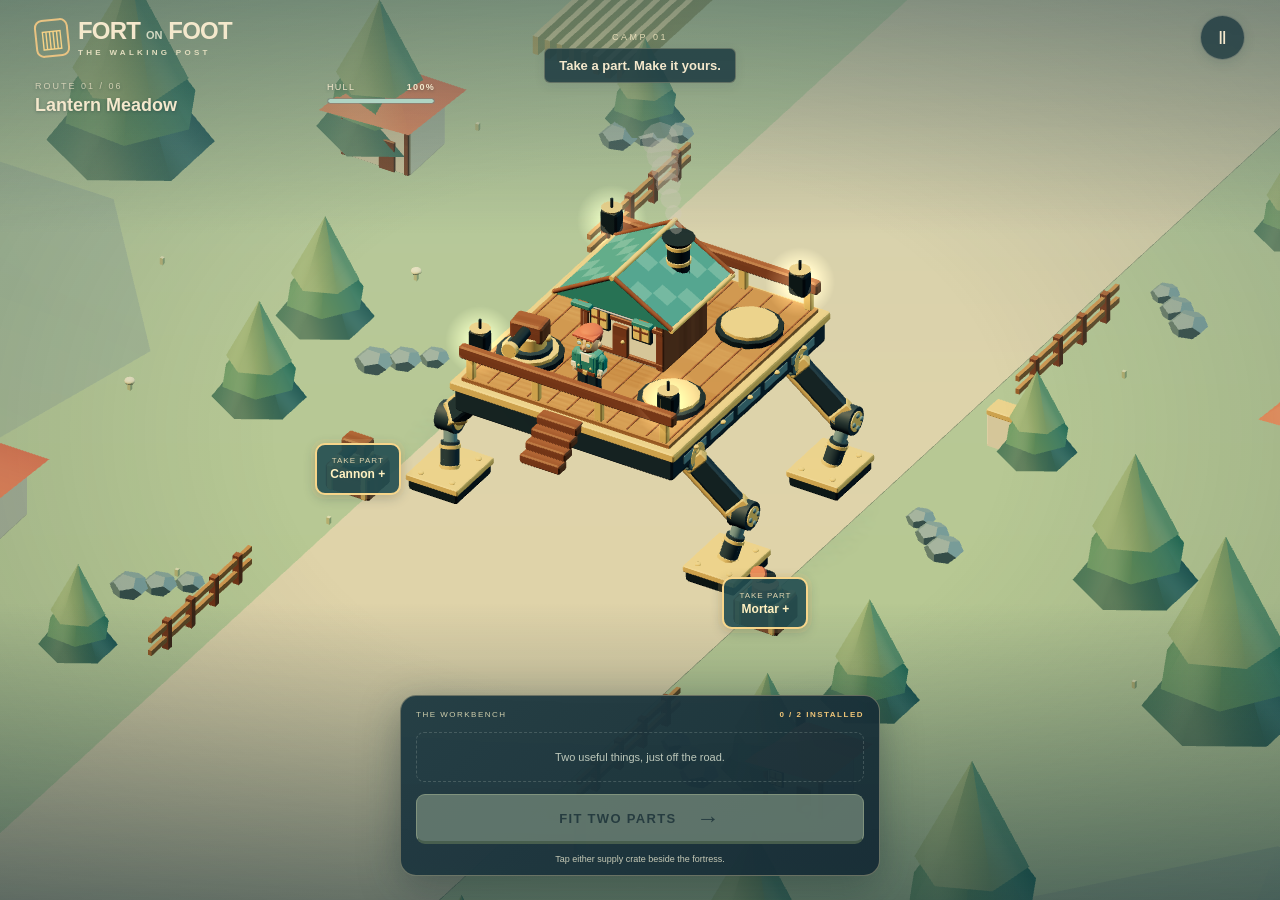
<file: index-source.html>
<!doctype html>
<html lang="en"><head><meta charset="utf-8"><meta name="viewport" content="width=device-width,initial-scale=1,viewport-fit=cover"><meta name="theme-color" content="#203b42"><title>FORT ON FOOT — A walking fortress adventure</title><meta name="description" content="Build it. Walk it. Defend it. A pocket-sized 3D fortress adventure."><meta property="og:title" content="FORT ON FOOT"><meta property="og:image" content="cover.png"><link rel="icon" href="icon.svg"><link rel="stylesheet" href="style.css"></head>
<body><main id="game" aria-label="Fort on Foot game"><canvas id="world" aria-label="3D walking fortress. During a march, tap a raider to focus all cannons." tabindex="0"></canvas><div class="vignette"></div>
<header><div class="brand"><span class="brand-icon">▥</span><div>FORT <small>ON</small> FOOT<span class="edition">THE WALKING POST</span></div></div><button id="pause" class="round" aria-label="Pause and settings">Ⅱ</button></header>
<div class="hud"><div class="route"><span id="routeNumber">ROUTE 01 / 06</span><strong id="routeName">Lantern Meadow</strong></div><div class="integrity"><span>HULL <b id="hp">100%</b></span><div class="track"><i id="hpbar"></i></div></div><div id="journey" class="journey" hidden><span id="destination">BRIARWICK</span><div class="track"><i id="distancebar"></i></div><b id="distance">0%</b></div></div>
<div id="context" class="context"><span id="contextTag">CAMP 01</span><b id="hint">Take a part. Make it yours.</b></div>
<div id="anchors" aria-label="Fortress deck sockets"><button class="pad" data-slot="0" aria-label="Install at front left socket">＋</button><button class="pad" data-slot="1" aria-label="Install at front right socket">＋</button><button class="pad" data-slot="2" aria-label="Install at rear left socket">＋</button><button class="pad" data-slot="3" aria-label="Install at rear right socket">＋</button><button class="loot" data-crate="0"></button><button class="loot" data-crate="1"></button></div>
<div id="toast" role="status" aria-live="polite"></div>
<section id="buildControls" class="dock"><div class="dock-top"><span>THE WORKBENCH</span><b id="partsCount">0 / 2 INSTALLED</b></div><div id="cargo" class="cargo"></div><button id="march" class="primary" disabled><span>PACK YOUR GEAR</span><b>→</b></button><small id="buildHelp">Tap either supply crate beside the fortress.</small></section>
<section id="battleControls" class="battle-dock" hidden><div class="battle-tip"><b>Tap a raider</b><span>All guns focus your target</span></div><button id="stomp" class="stomp" aria-label="Stomp nearby raiders"><span class="stomp-icon">↧</span><strong>STOMP</strong><small id="stompLabel">READY</small></button></section>
<div id="overlay" class="overlay" hidden><section id="pausePanel" class="panel" hidden><span class="eyebrow">TAKE A BREATHER</span><h1>Parked.</h1><p>Your fortress is safe right here.</p><button id="resume" class="primary">BACK TO THE ROAD <b>→</b></button><div class="settings"><button id="sound" class="option">Sound <b>ON</b></button><button id="quality" class="option">Graphics <b>FULL</b></button><button id="blue" class="option">Cobalt roof <b>6 ★</b></button><button id="flag" class="option">Crew banner <b>12 ★</b></button></div><div id="social" class="social" hidden></div><button id="showRoutes" class="text-button">Route map <span>↗</span></button></section>
<section id="resultPanel" class="panel result" hidden><span id="resultTag" class="eyebrow">ARRIVED AT BRIARWICK</span><div id="resultSeal" class="seal">✓</div><h1 id="resultTitle">Home in one piece.</h1><div id="resultStars" class="stars">★ ★ ★</div><div class="receipt"><div><strong id="resultKills">0</strong><span>RAIDERS STOPPED</span></div><div><strong id="resultHull">100%</strong><span>HULL SAVED</span></div><div><strong id="resultScore">0</strong><span>BEST SCORE</span></div></div><p id="resultReward">New supplies are waiting at the next camp.</p><button id="next" class="primary">NEXT CAMP <b>→</b></button><button id="replay" class="text-button">Try this route again</button><button id="resultMap" class="text-button">Route map</button></section>
<section id="mapPanel" class="panel map" hidden><span class="eyebrow">SIX STOPS. ONE VERY ODD POST OFFICE.</span><h1>The long way home.</h1><div id="routeList"></div><button id="closeMap" class="primary">BACK <b>↩</b></button></section></div>
<div id="bootError" class="boot-error" hidden><h1>A small roadblock.</h1><p id="errorText">Please reload to restart the renderer.</p><button onclick="location.reload()">RELOAD</button></div>
</main><script src="vendor/three.min.js"></script><script type="module" src="app.mjs"></script></body></html>
</file>
<file: style.css>
:root{font-family:Trebuchet MS,Arial,sans-serif;color:#f4e8cc;background:#203b42;font-synthesis:none;--ink:#203b42;--paper:#f4e8cc;--gold:#e9b75e;--mint:#afd4c3}*{box-sizing:border-box}html,body{margin:0;width:100%;height:100%;overflow:hidden;overscroll-behavior:none}button{font:inherit;color:inherit;cursor:pointer;-webkit-tap-highlight-color:transparent;touch-action:manipulation;border:0}button:disabled{cursor:default}button:focus-visible{outline:3px solid #fff;outline-offset:4px}button:active:not(:disabled){transform:translateY(2px) scale(.98)}[hidden]{display:none!important}#game{position:relative;width:100%;height:100%;height:100dvh;overflow:hidden}#world{display:block;position:absolute;width:100%;height:100%;touch-action:none;outline:0}.vignette{pointer-events:none;position:absolute;inset:0;background:linear-gradient(#15333a55,transparent 26%,transparent 67%,#102c3888),radial-gradient(ellipse at 50% 48%,transparent 40%,#19323b33 100%)}header{position:absolute;top:max(15px,env(safe-area-inset-top));left:max(20px,env(safe-area-inset-left));right:max(20px,env(safe-area-inset-right));display:flex;align-items:center;justify-content:space-between;pointer-events:none}header button{pointer-events:auto}.brand{display:flex;align-items:center;gap:9px;font-weight:1000;letter-spacing:-.8px;font-size:22px;line-height:1}.brand small{font-size:11px;color:#d3d9c2;letter-spacing:0}.brand-icon{border:2px solid #e9c382;border-radius:8px;color:#f6d286;width:34px;height:38px;display:grid;place-items:center;font-size:25px;transform:rotate(-6deg)}.edition{display:block;font-size:8px;letter-spacing:3.3px;font-weight:700;margin-top:6px;color:#e2ddbe}.round{min-width:45px;height:45px;border:1px solid #e7dfbc55;border-radius:50%;background:#1b373fc9;box-shadow:0 3px 12px #132d3420;font-size:18px}.hud{position:absolute;top:81px;left:22px;right:22px;display:grid;grid-template-columns:1fr 108px;gap:11px;pointer-events:none;text-shadow:0 1px 3px #23383d66}.route>span{display:block;font-size:9px;letter-spacing:2px;color:#fbefd0b0}.route strong{display:block;font-size:18px;margin-top:4px}.integrity{padding-top:1px}.integrity>span{font-size:9px;letter-spacing:1.3px;display:flex;justify-content:space-between;margin-bottom:6px}.track{height:6px;background:#1e394a66;border:1px solid #e5e0bf42;border-radius:3px;overflow:hidden}.track i{display:block;width:100%;height:100%;background:var(--mint);border-radius:2px;transition:width .25s}.journey{grid-column:1/-1;display:flex;align-items:center;gap:9px;font-size:8px;letter-spacing:1px}.journey .track{flex:1;height:4px}.journey .track i{background:var(--gold);width:0}.journey b{width:28px;text-align:right}.context{position:absolute;top:148px;left:20px;right:20px;pointer-events:none;text-align:center}.context span{display:block;font-size:9px;letter-spacing:2.5px;color:#fff1cacc}.context b{display:inline-block;margin-top:6px;padding:9px 14px;background:#203c42dd;border:1px solid #e6d6a34a;box-shadow:0 3px 12px #15333a15;border-radius:6px;font-size:12px;font-weight:600}.dock{position:absolute;left:16px;right:16px;bottom:max(16px,env(safe-area-inset-bottom));max-width:480px;margin:auto;padding:14px 15px 10px;background:linear-gradient(135deg,#203b43f5,#162c35f5);border:1px solid #d7c89b66;border-radius:16px;box-shadow:0 10px 40px #12282d66}.dock-top{display:flex;justify-content:space-between;font-size:8px;letter-spacing:1.5px;color:#ceceac}.dock-top b{color:#efc578}.cargo{display:flex;gap:8px;margin:10px 0;min-height:55px}.part-card{display:flex;align-items:center;gap:8px;flex:1;padding:6px 9px;border:1px solid #a9b7a84f;border-radius:8px;background:#ffffff08;text-align:left;min-height:55px;transition:border-color .15s,background .15s}.part-card.selected{border-color:#f4c773;background:#e9b75e20;box-shadow:inset 0 0 0 1px #e9b75e44}.part-card svg{width:35px;height:35px;flex-shrink:0}.part-card b{display:block;font-size:12px}.part-card small{display:block;font-size:8px;margin-top:3px;color:#c4c9b8}.cargo-empty{font-size:11px;color:#bdc8bb;align-self:center;width:100%;text-align:center;border:1px dashed #afc0b93d;border-radius:8px;padding:18px 5px}.primary{width:100%;min-height:50px;background:linear-gradient(#efcd85,#dfad57);border:1px solid #f9df9f;border-bottom:3px solid #b57d3e;border-radius:9px;box-shadow:0 4px 0 #102c35,0 6px 14px #132b3333;display:flex;align-items:center;justify-content:center;gap:20px;color:#24383b;font-weight:1000;letter-spacing:1.3px;font-size:13px}.primary b{font-size:23px;font-weight:500}.primary:disabled{background:#6f8476;color:#293f42;border-color:#99aa8e;border-bottom-color:#536953;box-shadow:none;opacity:.8}.dock>small{display:block;text-align:center;font-size:9px;color:#c6c9b6;margin-top:10px;min-height:11px}.pad,.loot{position:absolute;transform:translate(-50%,-50%);background:#244f52e8;border:2px solid #f7d58a;color:#fff1c1;box-shadow:0 0 0 4px #efcc7f22,0 3px 12px #1e353e44;z-index:2;animation:float 2s ease-in-out infinite}.pad{width:46px;height:46px;border-radius:50%;font-size:23px;font-weight:800}.pad:active,.loot:active{transform:translate(-50%,-46%) scale(.94)!important}.pad.upgrade{background:#70632fe8}.loot{border-radius:10px;min-width:86px;min-height:52px;font-size:10px;padding:6px 10px}.loot b{display:block;font-size:12px;margin-top:2px}.loot small{display:block;font-size:8px;letter-spacing:1px;color:#dfd4af}.battle-dock{position:absolute;bottom:max(22px,env(safe-area-inset-bottom));left:24px;right:24px;display:flex;align-items:center;justify-content:space-between;max-width:500px;margin:auto}.battle-tip b{display:block;font-size:15px}.battle-tip span{display:block;font-size:10px;margin-top:5px;color:#d2d5ba}.stomp{position:relative;display:flex;flex-direction:column;align-items:center;justify-content:center;width:104px;height:104px;border-radius:50%;background:linear-gradient(#efc87d,#d5a257);color:#223840;border:3px solid #ffe2a4;box-shadow:0 0 0 6px #203b4277,0 8px 18px #122c3b77;overflow:hidden}.stomp:disabled{filter:saturate(.45);background:#708981;border-color:#b7c8ad}.stomp-icon{font-size:37px;line-height:35px;font-weight:1000}.stomp strong{font-size:12px;letter-spacing:1px}.stomp small{font-size:8px;letter-spacing:2px;margin-top:3px}#toast{position:absolute;left:50%;top:29%;transform:translate(-50%,-50%);background:#f3dfaf;color:#243c40;font-size:13px;max-width:85%;padding:10px 18px;border-radius:30px;font-weight:800;box-shadow:0 5px 22px #18333b55;pointer-events:none;opacity:0;transition:opacity .2s;z-index:4}#toast.on{opacity:1}.overlay{position:absolute;inset:0;display:flex;align-items:center;justify-content:center;padding:20px;background:#142d39a6;backdrop-filter:blur(7px);z-index:10}.panel{max-height:calc(100dvh - 40px);overflow:auto;width:min(100%,390px);padding:26px 24px 18px;border:1px solid #c3bd9077;background:linear-gradient(135deg,#29494f,#1b343f);border-radius:20px;box-shadow:0 25px 60px #11272f99;text-align:center}.eyebrow{font-size:8px;letter-spacing:2px;color:#d9ca9c}.panel h1{font-size:33px;line-height:1.05;margin:14px 0 10px;letter-spacing:-1px}.panel p{font-size:11px;line-height:1.6;color:#c8d0bd;margin:12px 0 20px}.settings{display:grid;grid-template-columns:1fr 1fr;gap:8px;margin:17px 0 9px}.option{min-height:47px;border:1px solid #a6b7ac44;background:#ffffff05;border-radius:7px;padding:8px;font-size:11px;display:flex;justify-content:space-between;align-items:center;gap:5px}.option b{font-size:9px;color:#e8c781}.text-button{min-height:44px;background:transparent;color:#dfd8b6;font-size:11px;padding:8px 16px}.text-button span{margin-left:12px}.seal{width:65px;height:65px;display:grid;place-items:center;margin:15px auto 0;border:2px solid #eaca85;color:#f5d792;font-size:36px;border-radius:50%;background:#e9b75e15;box-shadow:0 0 0 7px #e9b75e09}.stars{font-size:33px;letter-spacing:7px;color:#efc578;margin:17px 0;text-shadow:0 3px #a16e39}.stars .dim{color:#79918a;text-shadow:none}.receipt{display:grid;grid-template-columns:repeat(3,1fr);padding:16px 0;border-block:1px solid #c8c3a02b}.receipt strong{display:block;font-size:21px;color:#e6e4c7}.receipt span{display:block;font-size:7px;letter-spacing:.7px;margin-top:5px;color:#b8c6b9}.result .text-button{width:100%;min-height:35px;font-size:10px}.result p{margin:13px 0 17px}.social{font-size:9px;color:#c8d0bd;line-height:1.6;padding:8px 10px;border:1px dashed #c3b77d55;border-radius:7px}#routeList{display:grid;gap:7px;margin:18px 0}.route-card{display:flex;align-items:center;gap:11px;text-align:left;background:#ffffff06;border:1px solid #a8baad44;border-radius:9px;padding:10px;min-height:54px}.route-card .number{font-size:23px;font-weight:900;color:#e7bd75;min-width:25px}.route-card div{flex:1}.route-card strong{display:block;font-size:12px}.route-card small{display:block;font-size:8px;color:#bfccbd;margin-top:3px}.route-card>span:last-child{color:#e5bd71;font-size:11px}.route-card:disabled{opacity:.4}.boot-error{position:absolute;inset:0;background:#203b42;z-index:50;padding:30px;display:flex;flex-direction:column;justify-content:center;text-align:center}.boot-error button{min-height:48px;background:#d8ad65;color:#203b42;border-radius:9px}svg{overflow:visible}@keyframes float{50%{box-shadow:0 0 0 7px #efcc7f11,0 4px 16px #1e353e55}}
@media(min-width:800px){header,.hud{left:35px;right:35px}.hud{max-width:400px}.context{top:32px;left:30%;right:30%}.dock{bottom:24px}.battle-dock{bottom:30px}.brand{font-size:24px}.context b{font-size:13px}.pad{width:48px;height:48px}}
@media(max-height:650px) and (max-width:550px){header{top:8px}.brand{font-size:19px}.edition{font-size:7px}.hud{top:65px}.route strong{font-size:15px}.context{top:119px}.context b{padding:6px 10px;font-size:10px}.dock{padding:9px 12px 6px;bottom:8px}.cargo{margin:7px 0;min-height:45px}.cargo-empty{padding:12px 4px}.part-card{min-height:45px}.dock .primary{min-height:44px}.dock>small{margin-top:6px}.stomp{width:86px;height:86px}.panel{padding:17px}.panel h1{font-size:28px}.seal{width:50px;height:50px;margin-top:10px}.stars{margin:10px 0;font-size:28px}.receipt{padding:10px 0}.panel p{margin:10px 0 13px}.settings{gap:6px;margin:12px 0}.option{min-height:44px}}
@media(min-aspect-ratio:1.45) and (max-height:600px){header{left:15px;right:15px;top:10px}.brand{font-size:17px}.edition{font-size:6px}.brand-icon{width:27px;height:31px;font-size:20px}.round{min-width:44px;height:44px}.hud{top:62px;left:15px;max-width:240px;gap:6px;grid-template-columns:1fr 80px}.route strong{font-size:12px}.route>span{font-size:7px}.context{top:14px;left:31%;right:26%}.context b{font-size:10px;padding:7px}.context span{font-size:7px}.dock{right:12px;left:auto;bottom:12px;width:240px;padding:10px}.cargo{min-height:44px;margin:7px 0}.cargo-empty{font-size:9px;padding:12px 3px}.part-card{padding:4px;min-height:44px;gap:4px}.part-card svg{width:23px}.part-card b{font-size:10px}.part-card small{font-size:7px}.dock .primary{min-height:44px;font-size:11px}.dock>small{font-size:8px;margin-top:7px}.battle-dock{left:auto;right:20px;bottom:18px;width:230px;gap:10px}.battle-tip b{font-size:12px}.battle-tip span{font-size:9px}.stomp{width:85px;height:85px;flex-shrink:0}.overlay{padding:10px}.panel{max-height:calc(100dvh - 20px);max-width:540px;padding:14px 20px}.panel h1{font-size:25px;margin:8px 0}.panel p{margin:7px 0 10px;font-size:10px}.result .seal{display:none}.result .stars{font-size:23px;margin:7px 0}.receipt{padding:8px 0}.receipt strong{font-size:17px}.result .primary{min-height:44px}.result .text-button{width:auto;min-height:32px}.settings{margin:10px 0;gap:6px}.option{min-height:44px}.panel .primary{min-height:44px}#routeList{grid-template-columns:1fr 1fr;margin:10px 0;gap:5px}.route-card{min-height:47px;padding:6px}.route-card strong{font-size:10px}.route-card .number{font-size:17px}.route-card small{font-size:7px}.loot{min-width:76px}.pad{width:44px;height:44px}}
.result .text-button{min-height:44px}
@media(min-aspect-ratio:1.45) and (max-height:600px){#pausePanel>p{display:none}#pausePanel .settings{grid-template-columns:repeat(4,1fr)}.result{display:grid;grid-template-columns:1fr 1fr;column-gap:18px;row-gap:5px;grid-template-areas:"tag stats" "title stats" "stars reward" "next next" "retry map";align-items:center}.result #resultTag{grid-area:tag}.result #resultTitle{grid-area:title;font-size:23px;margin:2px 0}.result #resultStars{grid-area:stars;font-size:25px;margin:3px 0}.result .receipt{grid-area:stats;align-self:center}.result #resultReward{grid-area:reward;margin:3px 0;font-size:9px}.result #next{grid-area:next}.result #replay{grid-area:retry}.result #resultMap{grid-area:map}.result .text-button{min-height:44px;padding:5px}}
</file>
